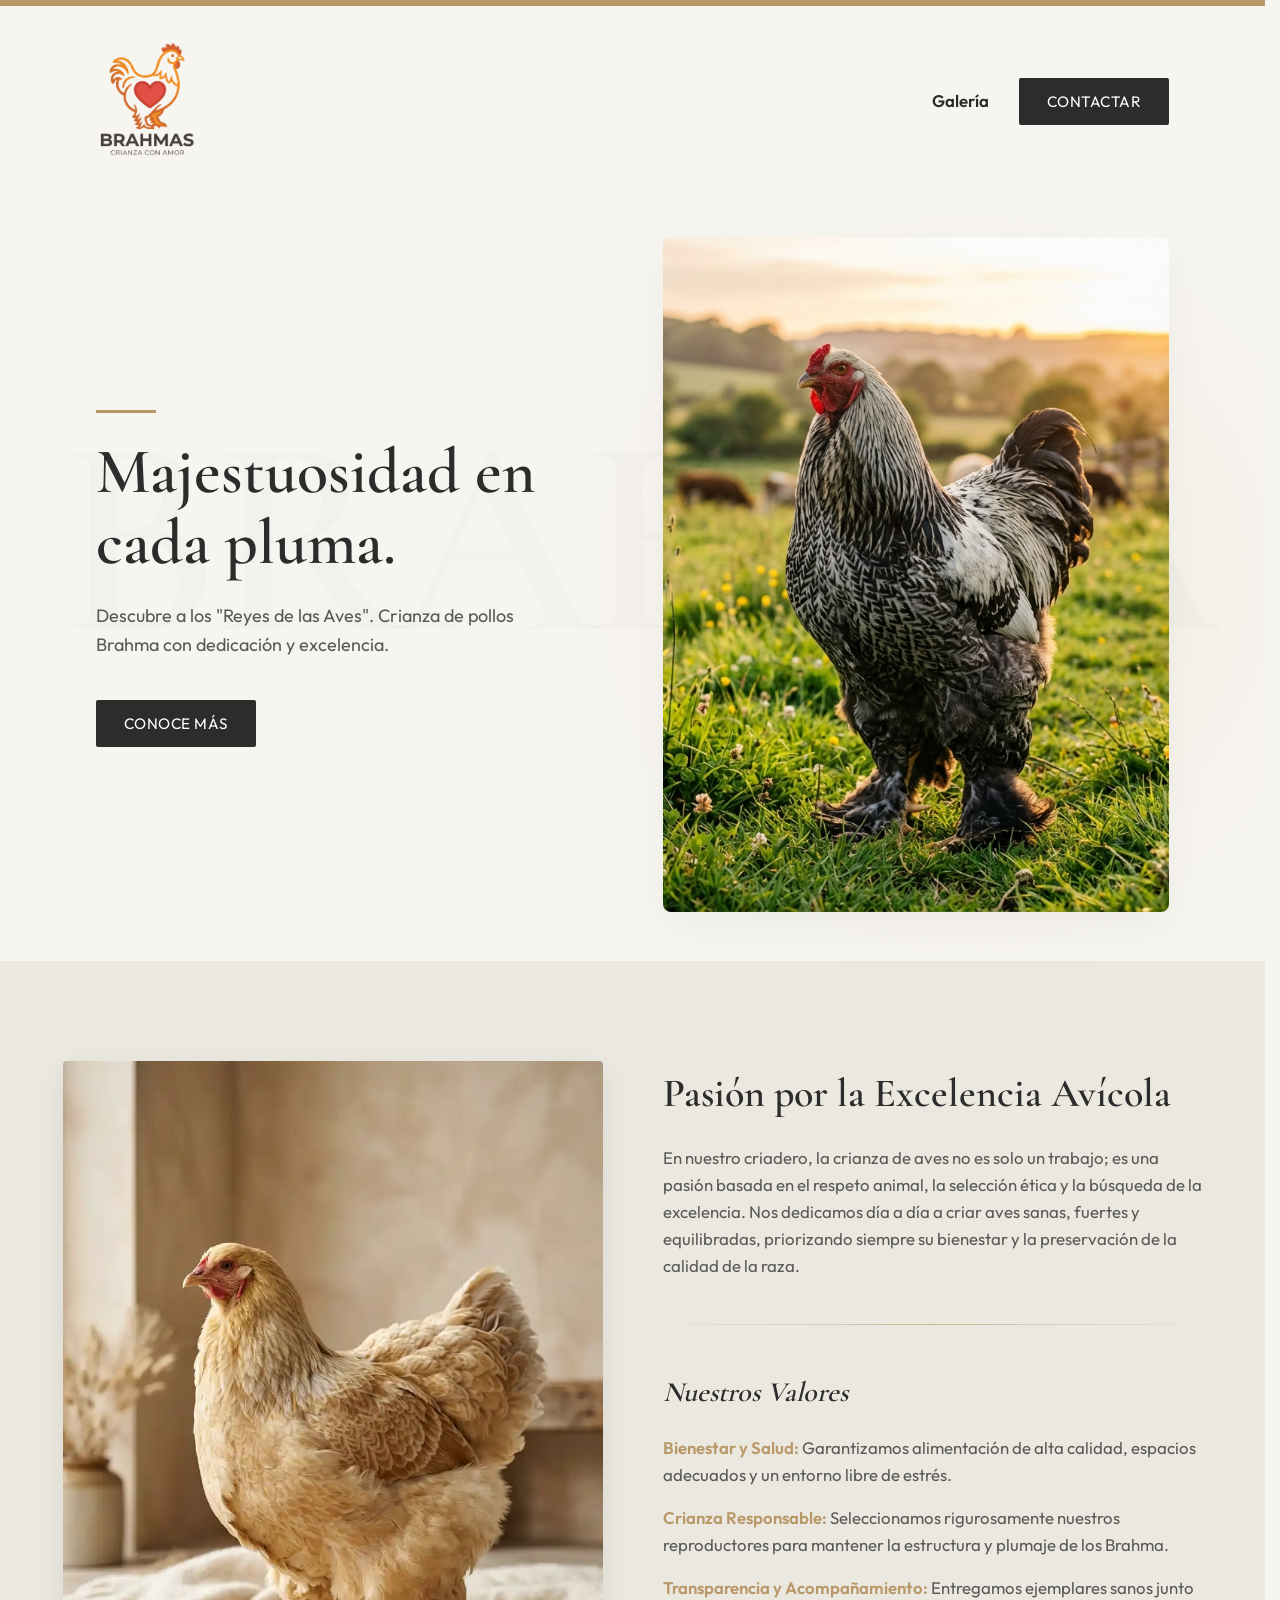
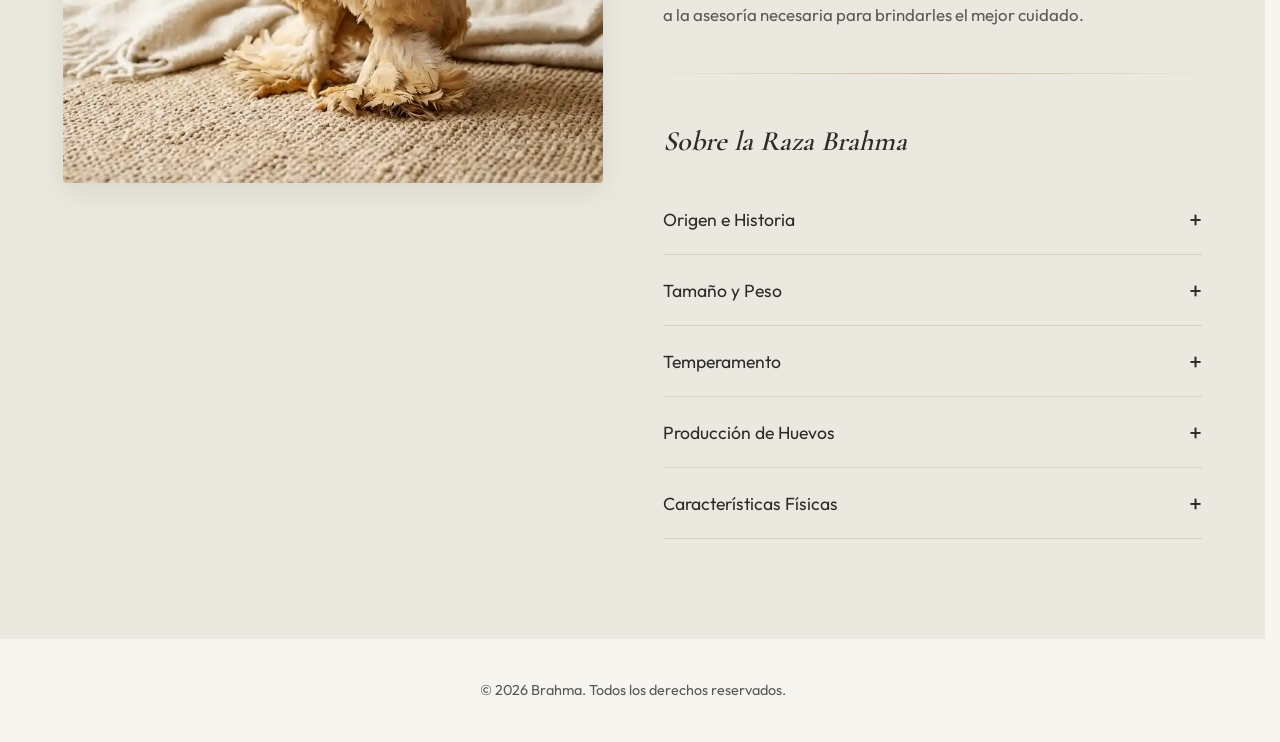
<file: index.html>
<!DOCTYPE html>
<html lang="es">
<head>
    <meta charset="UTF-8">
    <meta name="viewport" content="width=device-width, initial-scale=1.0">
    <title>Los Reyes - Granja de Pollos Brahma</title>
    <meta name="description" content="Visualización premium de pollos Brahma, los Gigantes Gentiles. Conoce nuestra dedicación a la crianza de estas majestuosas aves.">
    <meta name="keywords" content="pollos brahma, granja brahma, criadero brahma, aves ornamentales, gigantes gentiles, brahma premium, venta de pollos brahma">
    <meta name="author" content="Los Reyes Brahma">
    <meta name="developer" content="Axel200514">
    <meta name="robots" content="index, follow">
    
    <!-- Open Graph para compartir en redes sociales -->
    <meta property="og:title" content="Los Reyes - Granja de Pollos Brahma">
    <meta property="og:description" content="Visualización premium de pollos Brahma, los Gigantes Gentiles. Conoce nuestra dedicación a la crianza de estas majestuosas aves.">
    <meta property="og:image" content="./Styles/Images/hero_landscape.jpg">
    <meta property="og:type" content="website">

    <!-- Favicon -->
    <link rel="icon" type="image/png" href="./Styles/Images/Logo.png">
    <link rel="apple-touch-icon" href="./Styles/Images/Logo.png">

    <link rel="stylesheet" href="./Styles/Variables.css">
    <link rel="stylesheet" href="./Styles/Reset.css">
    <link rel="stylesheet" href="./Styles/Utilities.css">
    <link rel="stylesheet" href="./Styles/Layout.css">
    
    <!-- Netlify Identity Widget (Necesario para procesar el link de invitación) -->
    <script type="text/javascript" src="https://identity.netlify.com/v1/netlify-identity-widget.js"></script>
</head>
<body>
    <nav class="navbar">
        <div class="logo">
            <img src="./Styles/Images/Logo.png" alt="Brahma Logo" style="height: 120px; width: auto; object-fit: contain;">
        </div>
        <div class="nav-links">
            <a href="./Modules/Gallery/Galeria.html" class="nav-link" title="Ver Galería de Pollos Brahma">Galería</a>
            <button class="btn-primary open-modal">Contactar</button>
        </div>
    </nav>
    <header class="hero">
        <div class="hero-bg-accent"></div>
        <div class="hero-bg-text">BRAHMA</div>
        <div class="hero-content">
            <div class="accent-line"></div>
            <h1 class="hero-title">Majestuosidad en cada pluma.</h1>
            <p class="hero-subtitle">Descubre a los "Reyes de las Aves". Crianza de pollos Brahma con dedicación y excelencia.</p>
            <button class="btn-primary open-modal">Conoce Más</button>
        </div>
        <div class="hero-image-wrapper">
            <img src="./Styles/Images/hero_landscape.jpg" alt="Majestuoso Gallo Brahma" class="hero-img">
        </div>
    </header>
    <section class="about" id="about">
        <div class="about-grid">
            <div class="about-image-wrapper">
                <img src="./Styles/Images/about.webp" alt="Hermosa Gallina Brahma" class="about-img">
            </div>
            <div class="about-text">
                <h2 class="section-title">Pasión por la Excelencia Avícola</h2>
                <p class="section-desc">
                    En nuestro criadero, la crianza de aves no es solo un trabajo; es una pasión basada en el respeto animal, la selección ética y la búsqueda de la excelencia. Nos dedicamos día a día a criar aves sanas, fuertes y equilibradas, priorizando siempre su bienestar y la preservación de la calidad de la raza.
                </p>
                <hr class="section-divider">
                <h3 class="subsection-title">Nuestros Valores</h3>
                <ul class="section-desc" style="list-style-type: none; display: flex; flex-direction: column; gap: 1rem;">
                    <li><strong style="color: var(--accent);">Bienestar y Salud:</strong> Garantizamos alimentación de alta calidad, espacios adecuados y un entorno libre de estrés.</li>
                    <li><strong style="color: var(--accent);">Crianza Responsable:</strong> Seleccionamos rigurosamente nuestros reproductores para mantener la estructura y plumaje de los Brahma.</li>
                    <li><strong style="color: var(--accent);">Transparencia y Acompañamiento:</strong> Entregamos ejemplares sanos junto a la asesoría necesaria para brindarles el mejor cuidado.</li>
                </ul>
                <hr class="section-divider">
                <h3 class="subsection-title">Sobre la Raza Brahma</h3>
                <div class="accordion-container">
                    <div class="accordion-item">
                        <button class="accordion-header">
                            Origen e Historia
                            <span class="icon">+</span>
                        </button>
                        <div class="accordion-content">
                            <p>Desarrollados en EE.UU. a mediados del siglo XIX, criados a partir de grandes aves importadas de China ("Shanghai") y cruzadas con razas indias. Originalmente llamados "Brahmapootra".</p>
                        </div>
                    </div>
                    <div class="accordion-item">
                        <button class="accordion-header">
                            Tamaño y Peso
                            <span class="icon">+</span>
                        </button>
                        <div class="accordion-content">
                            <p>Conocidos como una de las razas más grandes del mundo. Los gallos pesan entre 10 y 12 libras (hasta 15+ lbs en algunos casos), y las gallinas entre 8 y 10+ libras.</p>
                        </div>
                    </div>
                    <div class="accordion-item">
                        <button class="accordion-header">
                            Temperamento
                            <span class="icon">+</span>
                        </button>
                        <div class="accordion-content">
                            <p>Se han ganado el apodo de "Gigantes Gentiles" por su naturaleza tranquila, dócil y amistosa. No son agresivos, siendo excelentes para familias y se integran muy bien con otras aves.</p>
                        </div>
                    </div>
                    <div class="accordion-item">
                        <button class="accordion-header">
                            Producción de Huevos
                            <span class="icon">+</span>
                        </button>
                        <div class="accordion-content">
                            <p>Son ponedoras confiables (150–200+ huevos al año) de huevos marrones medianos a grandes. Excelentes ponedoras de invierno, aunque pueden disminuir su ritmo en calor extremo.</p>
                        </div>
                    </div>
                    <div class="accordion-item">
                        <button class="accordion-header">
                            Características Físicas
                            <span class="icon">+</span>
                        </button>
                        <div class="accordion-content">
                            <p>Aves masivas de porte erguido y plumaje denso y esponjoso. Tienen patas y dedos emplumados, una pequeña cresta "en guisante" resistente al frío y una "ceja de escarabajo" característica.</p>
                        </div>
                    </div>
                </div>
            </div>
        </div>
    </section>
    <footer class="footer">
        <p>&copy; 2026 <a href="https://github.com/Axel200514" target="_blank" style="color: inherit; text-decoration: none;" title="Desarrollador: Axel200514">Brahma</a>. Todos los derechos reservados.</p>
    </footer>
    <div class="modal-overlay" id="contactModal">
        <div class="modal-content">
            <button class="close-modal" aria-label="Cerrar modal">&times;</button>
            <h2 class="modal-title">Contáctanos</h2>
            <p class="modal-desc">Déjanos saber por dónde prefieres que hablemos y nos pondremos en contacto contigo a la brevedad.</p>
            <div class="social-contact-grid">
                <button class="social-btn" data-network="WhatsApp">
                    <img src="./Styles/Images/whatsapp.svg" alt="WhatsApp" class="social-icon">
                    <div class="social-info">
                        <span class="social-name">WhatsApp</span>
                        <span class="social-desc">Atención inmediata</span>
                    </div>
                </button>
                <button class="social-btn" data-network="Messenger">
                    <img src="./Styles/Images/messenger.svg" alt="Messenger" class="social-icon">
                    <div class="social-info">
                        <span class="social-name">Messenger</span>
                        <span class="social-desc">Página de Facebook</span>
                    </div>
                </button>
                <button class="social-btn" data-network="Instagram">
                    <img src="./Styles/Images/instagram.svg" alt="Instagram" class="social-icon">
                    <div class="social-info">
                        <span class="social-name">Instagram</span>
                        <span class="social-desc">Mensaje Directo</span>
                    </div>
                </button>
            </div>
        </div>
    </div>
    <script src="./Modules/Pagina Principal/script.js"></script>
    
    <!-- Redirección automática después del login -->
    <script>
      if (window.netlifyIdentity) {
        window.netlifyIdentity.on("init", user => {
          if (!user) {
            window.netlifyIdentity.on("login", () => {
              document.location.href = "/admin/";
            });
          }
        });
      }
    </script>
</body>
</html>
</file>
<file: Styles/Variables.css>
@font-face {
    font-family: 'Outfit';
    src: url('Fonts/Outfit-Regular.woff2') format('woff2');
    font-weight: 400;
    font-style: normal;
}
@font-face {
    font-family: 'Outfit';
    src: url('Fonts/Outfit-SemiBold.woff2') format('woff2');
    font-weight: 600;
    font-style: normal;
}
@font-face {
    font-family: 'Cormorant Garamond';
    src: url('Fonts/CormorantGaramond-SemiBold.woff2') format('woff2');
    font-weight: 600;
    font-style: normal;
}
@font-face {
    font-family: 'Cormorant Garamond';
    src: url('Fonts/CormorantGaramond-Bold.woff2') format('woff2');
    font-weight: 700;
    font-style: normal;
}
:root {
    --bg-primary: #F7F5F0;     
    --bg-secondary: #EBE8DF;   
    --text-main: #2C2C2C;      
    --text-muted: #595959;     
    --accent: #B89768;         
    --accent-hover: #A08055;
    --font-heading: 'Cormorant Garamond', serif;
    --font-body: 'Outfit', sans-serif;
    --max-width: 1200px;
}
</file>
<file: Styles/Utilities.css>
.btn-primary {
    background-color: var(--text-main);
    color: #fff;
    border: none;
    padding: 14px 28px;
    font-family: var(--font-body);
    font-size: 0.95rem;
    font-weight: 500;
    letter-spacing: 0.5px;
    text-transform: uppercase;
    cursor: pointer;
    position: relative;
    transition: background-color 0.3s ease, transform 0.3s ease;
    border-radius: 2px;
    animation: btnBreathe 3s infinite ease-in-out;
}
.btn-primary::after {
    content: '';
    position: absolute;
    bottom: -10px;
    left: 0;
    right: 0;
    height: 10px;
    background: transparent;
}
@keyframes btnBreathe {
    0% { transform: scale(1); }
    50% { transform: scale(1.02); } 
    100% { transform: scale(1); }
}
.btn-primary:hover {
    background-color: var(--accent);
    animation-play-state: paused;
    transform: translateY(-2px);
}
@media (prefers-reduced-motion: reduce) {
    .btn-primary {
        animation: none !important;
    }
}
body.modal-open .btn-primary {
    background-color: var(--text-main) !important;
    transform: translateY(0) !important;
}
.w-100 {
    width: 100%;
}
</file>
<file: Styles/Layout.css>
.navbar {
    display: flex;
    justify-content: space-between;
    align-items: center;
    padding: 35px 5%;
    max-width: var(--max-width);
    margin: 0 auto;
    position: relative;
    z-index: 10;
}
.logo {
    font-size: 2rem;
    font-weight: 800;
    letter-spacing: -1px;
    display: flex;
    align-items: center;
    gap: 12px;
}
.nav-links {
    display: flex;
    gap: 30px;
    align-items: center;
}
.nav-link {
    font-family: var(--font-body);
    font-weight: 600;
    font-size: 1.05rem;
    color: var(--text-main);
    text-decoration: none;
    transition: all 0.3s ease;
    position: relative;
    padding: 5px 0;
}
.nav-link::after {
    content: '';
    position: absolute;
    bottom: 0;
    left: 0;
    width: 0%;
    height: 2px;
    background-color: var(--accent);
    transition: width 0.3s ease;
}
.hero {
    display: flex;
    align-items: center;
    min-height: 85vh;
    padding: 0 5%;
    max-width: var(--max-width);
    margin: 0 auto;
    gap: 60px;
    position: relative;
}
.hero-bg-accent {
    position: absolute;
    top: -10%;
    right: -10%;
    width: 60vw;
    height: 120%;
    background: radial-gradient(circle, rgba(184,151,104,0.08) 0%, rgba(247,245,240,0) 70%);
    z-index: 0;
    pointer-events: none;
}
.hero-bg-text {
    position: absolute;
    top: 45%;
    left: 50%;
    transform: translate(-50%, -50%);
    font-family: var(--font-heading);
    font-size: 22vw;
    color: rgba(44, 44, 44, 0.02);
    white-space: nowrap;
    z-index: 0;
    pointer-events: none;
    user-select: none;
    letter-spacing: -10px;
}
.hero-content {
    flex: 1;
    z-index: 2;
}
.accent-line {
    width: 60px;
    height: 3px;
    background-color: var(--accent);
    margin-bottom: 24px;
}
.hero-title {
    font-size: clamp(3rem, 5vw, 5.5rem);
    line-height: 1.1;
    margin-bottom: 24px;
    color: var(--text-main);
}
.hero-subtitle {
    font-size: 1.125rem;
    color: var(--text-muted);
    margin-bottom: 40px;
    max-width: 450px;
}
.hero-image-wrapper {
    flex: 1;
    position: relative;
}
.hero-img {
    width: 100%;
    height: auto;
    aspect-ratio: 3 / 4;
    max-height: 75vh;
    object-fit: cover;
    border-radius: 8px;
    box-shadow: 0 15px 40px rgba(0, 0, 0, 0.04);
    transition: transform 0.7s ease;
}
.hero-img:hover {
    transform: scale(1.02);
}
.about {
    background-color: var(--bg-secondary);
    padding: 100px 5%;
}
.about-grid {
    display: grid;
    grid-template-columns: 1fr 1fr;
    gap: 60px;
    max-width: var(--max-width);
    margin: 0 auto;
    align-items: flex-start;
}
.about-img {
    width: 100%;
    height: auto;
    border-radius: 4px;
    box-shadow: 0 10px 30px rgba(0,0,0,0.08);
}
.section-title {
    font-size: 2.5rem;
    margin-bottom: 20px;
}
.section-desc {
    font-size: 1.05rem;
    color: var(--text-muted);
    margin-bottom: 40px;
}
.subsection-title {
    font-size: 1.75rem;
    margin-bottom: 20px;
    color: var(--text-main);
    font-family: var(--font-heading);
    font-style: italic;
}
.section-divider {
    border: none;
    height: 1px;
    background: linear-gradient(to right, rgba(0,0,0,0.02), var(--accent), rgba(0,0,0,0.02));
    margin: 45px 0;
    opacity: 0.6;
}
.accordion-item {
    border-bottom: 1px solid rgba(0,0,0,0.1);
}
.accordion-header {
    width: 100%;
    background: none;
    border: none;
    padding: 20px 0;
    text-align: left;
    font-family: var(--font-body);
    font-size: 1.1rem;
    font-weight: 500;
    color: var(--text-main);
    cursor: pointer;
    display: flex;
    justify-content: space-between;
    align-items: center;
    transition: color 0.3s;
}
.accordion-header:hover {
    opacity: 0.7;
}
.accordion-content {
    max-height: 0;
    overflow: hidden;
    transition: max-height 0.4s ease, padding 0.4s ease;
}
.accordion-content p {
    padding-bottom: 20px;
    color: var(--text-muted);
    font-size: 0.95rem;
}
.accordion-item.active .accordion-content {
    max-height: 200px;
}
.accordion-item.active .icon {
    transform: rotate(45deg);
}
.icon {
    font-size: 1.5rem;
    transition: transform 0.3s ease;
}
.gallery-fullpage {
    padding: 40px 5% 100px 5%;
    background-color: var(--bg-primary);
    min-height: 80vh;
}
.gallery-grid {
    column-count: 3;
    column-gap: 20px;
    max-width: var(--max-width);
    margin: 0 auto;
}
.gallery-card {
    position: relative;
    border-radius: 12px;
    overflow: hidden;
    margin-bottom: 20px;
    break-inside: avoid;
    box-shadow: 0 10px 30px rgba(0,0,0,0.08);
    cursor: pointer;
    transform: translateZ(0);
    -webkit-transform: translateZ(0);
    -webkit-mask-image: -webkit-radial-gradient(white, black);
    mask-image: radial-gradient(white, black);
    background-color: var(--bg-secondary, #e8e8e8);
    content-visibility: auto;
    contain: content;
}
.gallery-card.skeleton-loading {
    background: linear-gradient(90deg, var(--bg-secondary, #e8e8e8) 25%, #d4d4d4 50%, var(--bg-secondary, #e8e8e8) 75%);
    background-size: 200% 100%;
    animation: shimmer 1.5s infinite linear;
}
@keyframes shimmer {
    0% { background-position: 200% 0; }
    100% { background-position: -200% 0; }
}
.gallery-img {
    width: 100%;
    height: auto;
    display: block;
    object-fit: cover;
    transform: scale(1.001) translateZ(0); 
    transform-origin: center center;
    backface-visibility: hidden;
    -webkit-backface-visibility: hidden;
    opacity: 0;
    transition: opacity 0.5s ease-in, transform 0.4s ease-out;
}
.gallery-img.loaded {
    opacity: 1;
}
.gallery-overlay {
    position: absolute;
    bottom: 0;
    left: 0;
    width: 100%;
    padding: 60px 20px 20px 20px;
    background: linear-gradient(to top, rgba(0,0,0,0.95) 0%, rgba(0,0,0,0.6) 40%, rgba(0,0,0,0) 100%);
    display: flex;
    align-items: flex-end;
    opacity: 1;
    transform: translateY(0);
    transition: all 0.4s cubic-bezier(0.165, 0.84, 0.44, 1);
}
@media (hover: hover) {
    .nav-link:hover {
        color: var(--accent);
    }
    .nav-link:hover::after {
        width: 100%;
    }
    .gallery-overlay {
        opacity: 0;
        transform: translateY(20px);
    }
    .gallery-card:hover .gallery-overlay {
        opacity: 1;
        transform: translateY(0);
    }
    .gallery-card:hover .gallery-img {
        transform: scale(1.08);
    }
}
.gallery-title {
    font-family: var(--font-heading);
    font-size: 1.6rem;
    font-weight: 700;
    color: #ffffff; 
    margin: 0;
    letter-spacing: 0.5px;
    text-shadow: 
        0px 2px 4px rgba(0,0,0,1),
        0px 4px 12px rgba(0,0,0,0.8);
    transition: all 0.3s ease;
}
@keyframes goldenShine {
    0% {
        text-shadow: 
            0px 2px 4px rgba(0,0,0,1),
            0 0 8px var(--accent);
        color: #fff;
    }
    100% {
        text-shadow: 
            0px 2px 4px rgba(0,0,0,1),
            0 0 15px var(--accent), 
            0 0 25px var(--accent),
            0 0 35px #ffdf73;
        color: #ffdf73; 
    }
}
.gallery-card:hover .gallery-title,
.gallery-card:active .gallery-title {
    animation: goldenShine 1.2s infinite alternate ease-in-out;
}
.footer {
    text-align: center;
    padding: 40px 20px;
    color: var(--text-muted);
    font-size: 0.9rem;
}
.modal-overlay {
    position: fixed;
    top: 0;
    left: 0;
    width: 100%;
    height: 100%;
    background: rgba(0,0,0,0.6);
    backdrop-filter: blur(5px);
    display: flex;
    justify-content: center;
    align-items: center;
    z-index: 1000;
    opacity: 0;
    visibility: hidden;
    transition: opacity 0.3s ease, visibility 0.3s ease;
}
.modal-overlay.active {
    opacity: 1;
    visibility: visible;
}
.modal-content {
    background: var(--bg-primary);
    padding: 50px;
    border-radius: 12px;
    width: 90%;
    max-width: 650px; 
    position: relative;
    transform: translateY(20px);
    transition: transform 0.3s ease;
    box-shadow: 0 25px 50px -12px rgba(0, 0, 0, 0.25);
}
.modal-overlay.active .modal-content {
    transform: translateY(0);
}
.close-modal {
    position: absolute;
    top: 20px;
    right: 20px;
    background: none;
    border: none;
    font-size: 1.5rem;
    cursor: pointer;
    color: var(--text-muted);
    transition: color 0.2s;
}
.close-modal:hover {
    color: var(--text-main);
}
.modal-title {
    font-size: 2rem;
    margin-bottom: 10px;
}
.modal-desc {
    color: var(--text-muted);
    margin-bottom: 30px;
    font-size: 0.95rem;
}
.social-contact-grid {
    display: flex;
    flex-direction: column;
    gap: 16px;
    margin-top: 30px;
}
@keyframes socialPulse {
    0% { transform: scale(1); box-shadow: 0 4px 15px rgba(0,0,0,0.02); }
    50% { transform: scale(1.015); box-shadow: 0 10px 25px rgba(184, 151, 104, 0.15); } 
    100% { transform: scale(1); box-shadow: 0 4px 15px rgba(0,0,0,0.02); }
}
.social-btn {
    display: flex;
    align-items: center;
    background: #fff;
    border: 1px solid rgba(184, 151, 104, 0.2);
    border-radius: 8px;
    padding: 22px 30px; 
    cursor: pointer;
    top: 0;
    transition: top 0.4s cubic-bezier(0.165, 0.84, 0.44, 1), box-shadow 0.4s cubic-bezier(0.165, 0.84, 0.44, 1), border-color 0.4s ease;
    box-shadow: 0 4px 15px rgba(0,0,0,0.02);
    text-align: left;
    position: relative;
    overflow: hidden;
    animation: socialPulse 3s infinite ease-in-out;
}
.social-btn:nth-child(1) { animation-delay: 0s; }
.social-btn:nth-child(2) { animation-delay: 0.5s; }
.social-btn:nth-child(3) { animation-delay: 1s; }
.social-btn::before {
    content: '';
    position: absolute;
    top: 0; left: 0; width: 4px; height: 100%;
    background-color: var(--accent);
    transform: scaleY(0);
    transition: transform 0.4s ease;
    transform-origin: bottom;
}
.social-contact-grid:hover .social-btn {
    animation-play-state: paused;
}
.social-btn:hover {
    animation-play-state: paused;
    top: -4px;
    box-shadow: 0 12px 24px rgba(184, 151, 104, 0.2);
    border-color: rgba(184, 151, 104, 0.5);
}
.social-btn:hover::before {
    transform: scaleY(1);
}
.social-icon {
    width: 40px;
    height: 40px;
    margin-right: 22px;
    transition: transform 0.4s cubic-bezier(0.175, 0.885, 0.32, 1.275);
}
.social-btn[data-network="Messenger"] .social-icon {
    width: 56px;
    height: 56px;
    margin-left: -8px;
    margin-right: 14px;
}
.social-btn:hover .social-icon {
    transform: scale(1.15) rotate(5deg);
}
.social-info {
    display: flex;
    flex-direction: column;
}
.social-name {
    font-family: var(--font-heading);
    font-size: 1.6rem;
    color: var(--text-main);
    font-weight: 700;
    line-height: 1.1;
    margin-bottom: 4px;
}
.social-desc {
    font-family: var(--font-body);
    font-size: 0.95rem;
    color: var(--text-muted);
}
.floating-back-btn {
    position: fixed;
    bottom: 40px;
    right: 40px;
    width: 60px;
    height: 60px;
    background: var(--accent);
    color: var(--bg-primary);
    border-radius: 50%;
    display: flex;
    justify-content: center;
    align-items: center;
    box-shadow: 0 10px 25px rgba(184, 151, 104, 0.4);
    z-index: 100;
    text-decoration: none;
    transition: all 0.4s cubic-bezier(0.175, 0.885, 0.32, 1.275);
}
.floating-back-btn:hover {
    transform: translateY(-5px) scale(1.1);
    box-shadow: 0 15px 35px rgba(184, 151, 104, 0.6);
    color: #fff;
}
.floating-back-btn svg {
    width: 28px;
    height: 28px;
    transition: transform 0.3s ease;
}
.floating-back-btn:hover svg {
    transform: translateX(-3px);
}
.floating-contact-btn {
    position: fixed;
    top: 40px;
    left: 40px;
    z-index: 100;
    box-shadow: 0 10px 25px rgba(184, 151, 104, 0.3);
}
.image-lightbox {
    position: fixed;
    top: 0; left: 0; 
    width: 100vw; 
    height: 100%;
    min-height: 100vh;
    background: rgba(0,0,0,0.85);
    backdrop-filter: blur(8px);
    display: flex;
    flex-direction: column;
    justify-content: center;
    align-items: center;
    z-index: 2000;
    opacity: 0;
    visibility: hidden;
    transition: opacity 0.3s ease, visibility 0.3s ease;
}
.image-lightbox.active {
    opacity: 1;
    visibility: visible;
}
.image-lightbox img {
    max-width: 90vw;
    max-height: 90vh;
    object-fit: contain;
    display: block;
    border-radius: 8px;
}
.image-lightbox-title {
    position: absolute;
    bottom: -2px;
    left: 0;
    width: 100%;
    margin: 0;
    padding: 60px 20px 20px 20px;
    background: linear-gradient(to top, rgba(0,0,0,0.95) 0%, rgba(0,0,0,0.6) 40%, rgba(0,0,0,0) 100%);
    text-align: center;
    font-size: 2.5rem;
    animation: goldenShine 1.2s infinite alternate ease-in-out;
    pointer-events: none;
    z-index: 2001;
    opacity: 0;
    transition: opacity 0.4s ease 0.1s;
}
.image-lightbox.active .image-lightbox-title {
    opacity: 1;
}
.lightbox-content-wrapper {
    position: relative;
    display: inline-flex;
    justify-content: center;
    align-items: center;
    border-radius: 8px;
    overflow: hidden;
    box-shadow: 0 15px 40px rgba(0,0,0,0.4);
    transform: scale(0.95);
    transition: transform 0.4s cubic-bezier(0.175, 0.885, 0.32, 1.275);
    background-color: #000;
}
.image-lightbox.active .lightbox-content-wrapper {
    transform: scale(1);
}

@media (max-width: 1024px) {
    body.lightbox-open, html.lightbox-open {
        overflow: hidden !important;
    }
    .about {
        padding: 60px 5%;
    }
    .hero {
        min-height: auto;
        padding-top: 80px;
        padding-bottom: 80px;
    }
    .gallery-grid {
        column-count: 2;
    }
    .image-lightbox img {
        max-height: 75vh;
    }
    .image-lightbox-title {
        font-size: 2.2rem !important;
        padding: 40px 15px 15px 15px;
    }
}
@media (max-width: 768px) {
    .about {
        padding: 40px 5%;
    }
    .navbar {
        flex-direction: column;
        gap: 20px;
        padding: 20px 5%;
    }
    .hero {
        flex-direction: column-reverse; 
        text-align: center;
        padding-top: 20px;
        gap: 30px;
    }
    .hero-image-wrapper {
        width: 100%;
    }
    .hero-img {
        aspect-ratio: 4 / 3; 
        max-height: 40vh;
        object-position: center 15%; 
    }
    .accent-line {
        margin: 0 auto 24px auto;
    }
    .hero-title {
        font-size: 2.2rem;
        word-wrap: break-word;
    }
    .hero-subtitle {
        margin: 0 auto 30px;
    }
    .about-grid {
        display: block;
    }
    .about-grid::after {
        content: "";
        display: table;
        clear: both;
    }
    .about-image-wrapper {
        float: left;
        width: 110px; 
        margin-right: 15px;
        margin-bottom: 10px;
    }
    .about-text {
        word-wrap: break-word;
        overflow-wrap: break-word;
    }
    .about .section-title {
        font-size: 1.7rem;
        margin-top: 0;
        margin-bottom: 10px;
        line-height: 1.1;
    }
    .floating-back-btn {
        bottom: 20px;
        right: 20px;
        width: 50px;
        height: 50px;
    }
    .floating-back-btn svg {
        width: 24px;
        height: 24px;
    }
    .floating-contact-btn {
        top: 20px;
        left: 20px;
        font-size: 0.85rem;
        padding: 10px 20px;
    }
    .gallery-grid {
        column-count: 2; 
        column-gap: 12px;
    }
    .gallery-card {
        margin-bottom: 12px;
    }
    .gallery-card {
        border-radius: 8px;
    }
    .gallery-title {
        font-size: 1rem;
    }
    .image-lightbox-title {
        font-size: 1.6rem !important;
        padding: 30px 10px 10px 10px;
    }
    .gallery-overlay {
        padding: 15px 10px 10px 10px;
    }
    .modal-content {
        padding: 30px 20px;
        width: 95%;
        max-width: 100%;
        margin: 0 auto;
    }
}
@media (prefers-reduced-motion: reduce) {
    .social-btn,
    .gallery-title,
    .image-lightbox-title {
        animation: none !important;
    }
    .gallery-img {
        transition: none !important;
    }
}
</file>
